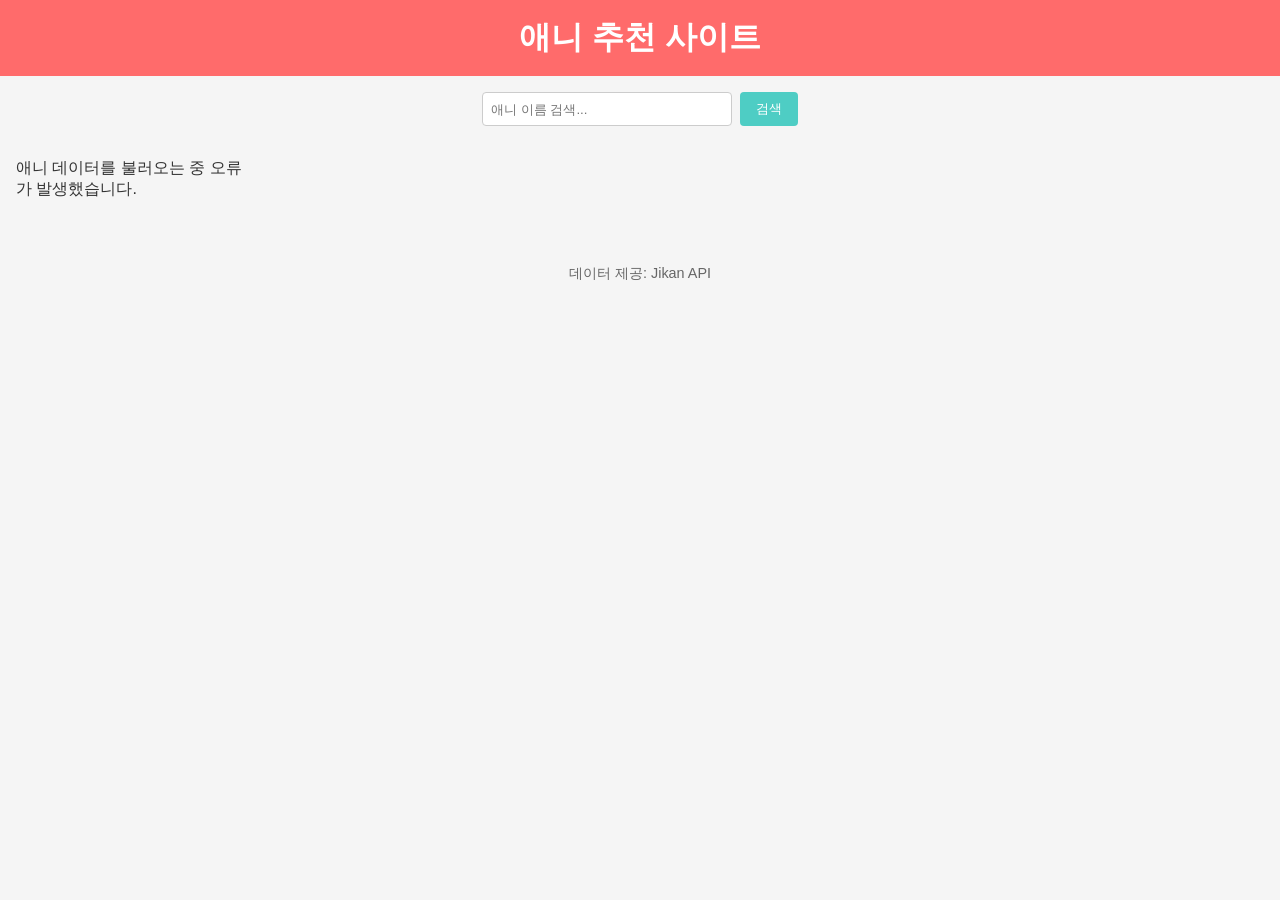
<file: animesite/index.html>
<!DOCTYPE html>
<html lang="ko">
<head>
    <meta charset="UTF-8">
    <meta name="viewport" content="width=device-width, initial-scale=1.0">
    <title>애니 추천 사이트</title>
    <link rel="stylesheet" href="style.css">
</head>
<body>
    <header>
        <h1>애니 추천 사이트</h1>
    </header>
    <main>
        <section class="search">
            <input type="text" id="searchInput" placeholder="애니 이름 검색...">
            <button id="searchBtn">검색</button>
        </section>
        <section class="recommendations" id="recommendations">
            <!-- 카드가 여기서 동적으로 생성됩니다 -->
        </section>
    </main>
    <footer>
        <p>데이터 제공: Jikan API</p>
    </footer>
    <script src="script.js"></script>
</body>
</html>
</file>
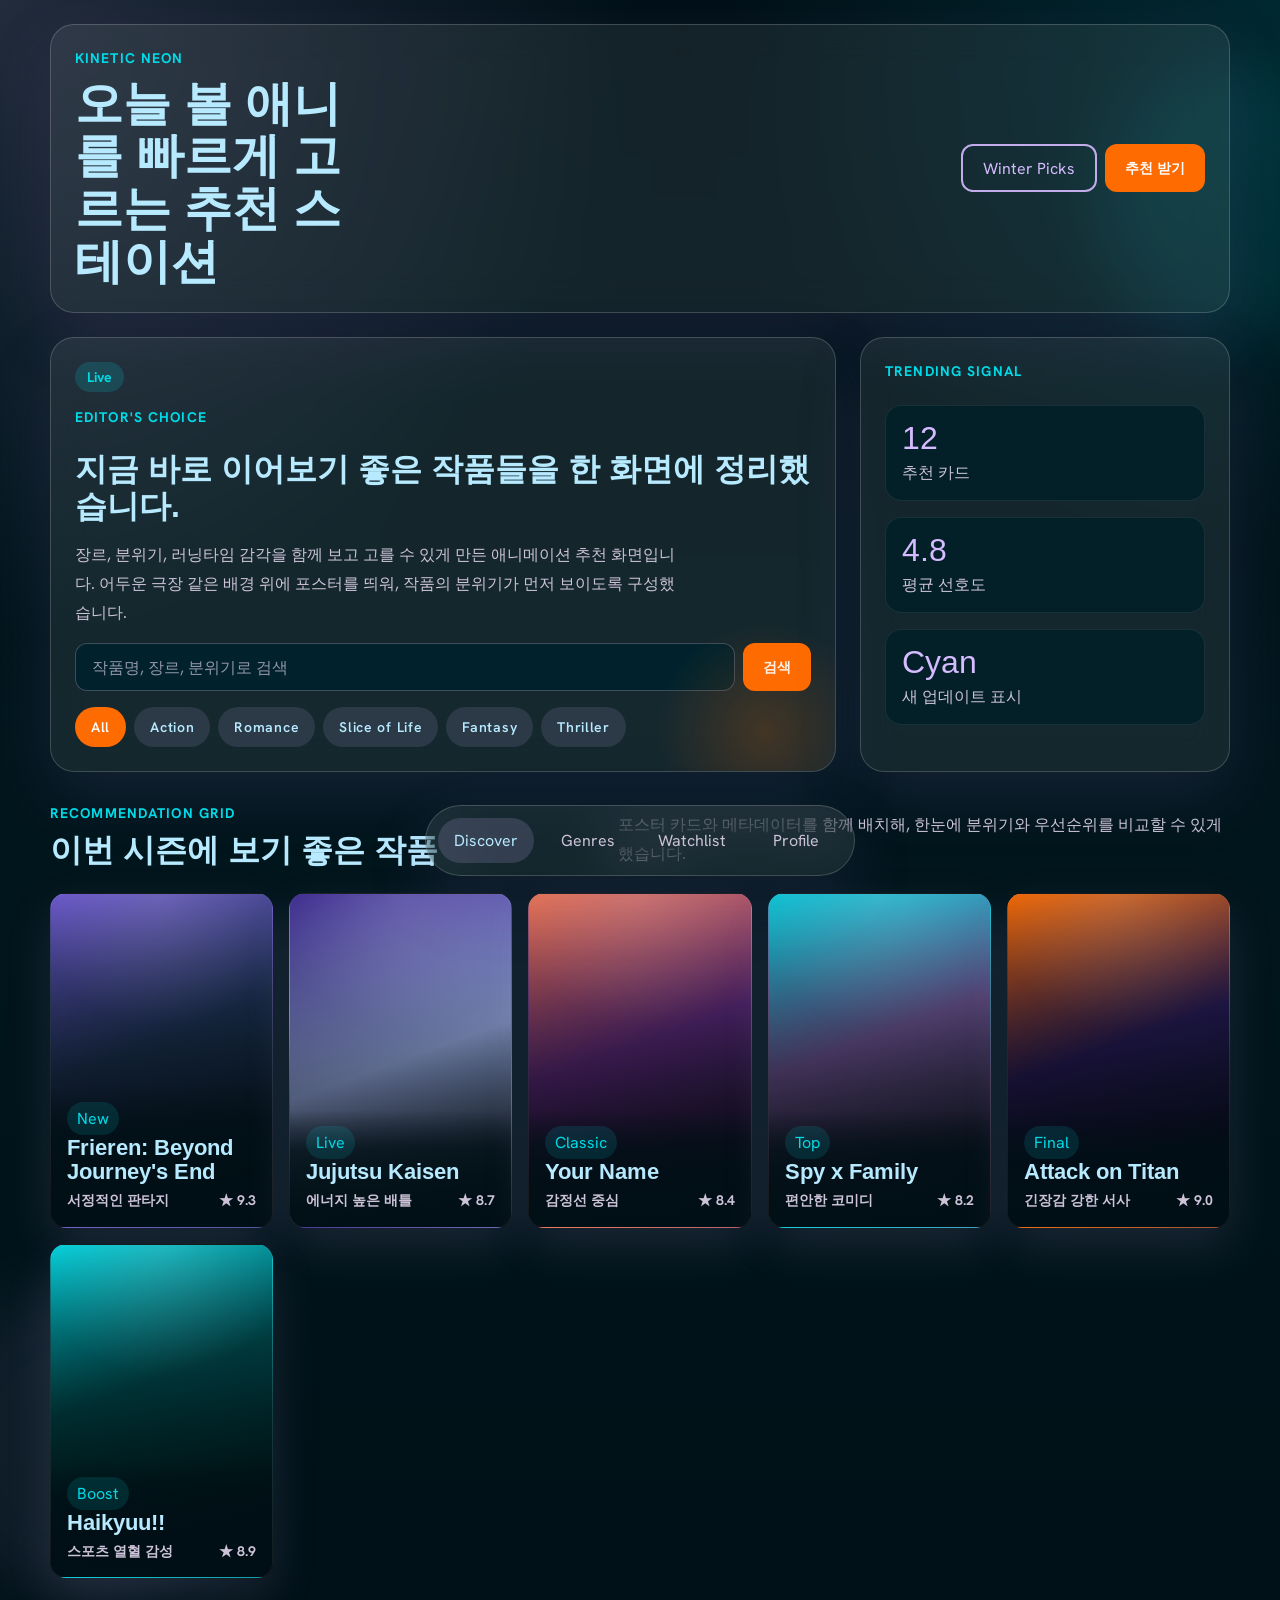
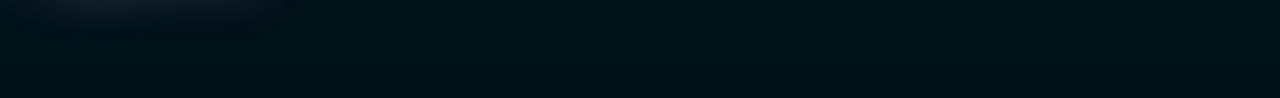
<file: design/index.html>
<!DOCTYPE html>
<html lang="ko">
<head>
  <meta charset="UTF-8">
  <meta name="viewport" content="width=device-width, initial-scale=1.0">
  <title>Anime Shift | 추천 웹사이트</title>
  <link rel="preconnect" href="https://fonts.googleapis.com">
  <link rel="preconnect" href="https://fonts.gstatic.com" crossorigin>
  <link href="https://fonts.googleapis.com/css2?family=Arimo:wght@400;700&family=Climate+Crisis&family=Hanken+Grotesk:wght@400;600;700&display=swap" rel="stylesheet">
  <link rel="stylesheet" href="style.css">
</head>
<body>
  <div class="page-shell">
    <div class="ambient ambient-a"></div>
    <div class="ambient ambient-b"></div>

    <header class="hero">
      <nav class="topbar glass">
        <div>
          <p class="eyebrow">KINETIC NEON</p>
          <h1>오늘 볼 애니를 빠르게 고르는 추천 스테이션</h1>
        </div>
        <div class="topbar-actions">
          <button class="button button-secondary" type="button" data-filter="winter">Winter Picks</button>
          <button class="button button-primary" type="button">추천 받기</button>
        </div>
      </nav>

      <section class="hero-grid">
        <article class="feature glass">
          <span class="badge badge-live">Live</span>
          <p class="eyebrow">EDITOR'S CHOICE</p>
          <h2>지금 바로 이어보기 좋은 작품들을 한 화면에 정리했습니다.</h2>
          <p class="lead">
            장르, 분위기, 러닝타임 감각을 함께 보고 고를 수 있게 만든 애니메이션 추천 화면입니다.
            어두운 극장 같은 배경 위에 포스터를 띄워, 작품의 분위기가 먼저 보이도록 구성했습니다.
          </p>
          <div class="search-row">
            <label class="sr-only" for="searchInput">애니 제목 검색</label>
            <input id="searchInput" type="text" placeholder="작품명, 장르, 분위기로 검색">
            <button id="searchBtn" class="button button-primary" type="button">검색</button>
          </div>
          <div class="chip-row" id="genreChips">
            <button class="chip is-active" type="button" data-genre="all">All</button>
            <button class="chip" type="button" data-genre="action">Action</button>
            <button class="chip" type="button" data-genre="romance">Romance</button>
            <button class="chip" type="button" data-genre="slice">Slice of Life</button>
            <button class="chip" type="button" data-genre="fantasy">Fantasy</button>
            <button class="chip" type="button" data-genre="thriller">Thriller</button>
          </div>
        </article>

        <aside class="stats glass">
          <p class="eyebrow">TRENDING SIGNAL</p>
          <div class="stat">
            <span class="stat-value">12</span>
            <span class="stat-label">추천 카드</span>
          </div>
          <div class="stat">
            <span class="stat-value">4.8</span>
            <span class="stat-label">평균 선호도</span>
          </div>
          <div class="stat">
            <span class="stat-value">Cyan</span>
            <span class="stat-label">새 업데이트 표시</span>
          </div>
        </aside>
      </section>
    </header>

    <main class="content">
      <section class="section-head">
        <div>
          <p class="eyebrow">RECOMMENDATION GRID</p>
          <h2>이번 시즌에 보기 좋은 작품</h2>
        </div>
        <p class="section-copy">포스터 카드와 메타데이터를 함께 배치해, 한눈에 분위기와 우선순위를 비교할 수 있게 했습니다.</p>
      </section>

      <section class="cards" id="recommendations" aria-live="polite"></section>
    </main>

    <nav class="bottom-nav glass">
      <button class="nav-item is-active" type="button">Discover</button>
      <button class="nav-item" type="button">Genres</button>
      <button class="nav-item" type="button">Watchlist</button>
      <button class="nav-item" type="button">Profile</button>
    </nav>
  </div>

  <script src="script.js"></script>
</body>
</html>
</file>
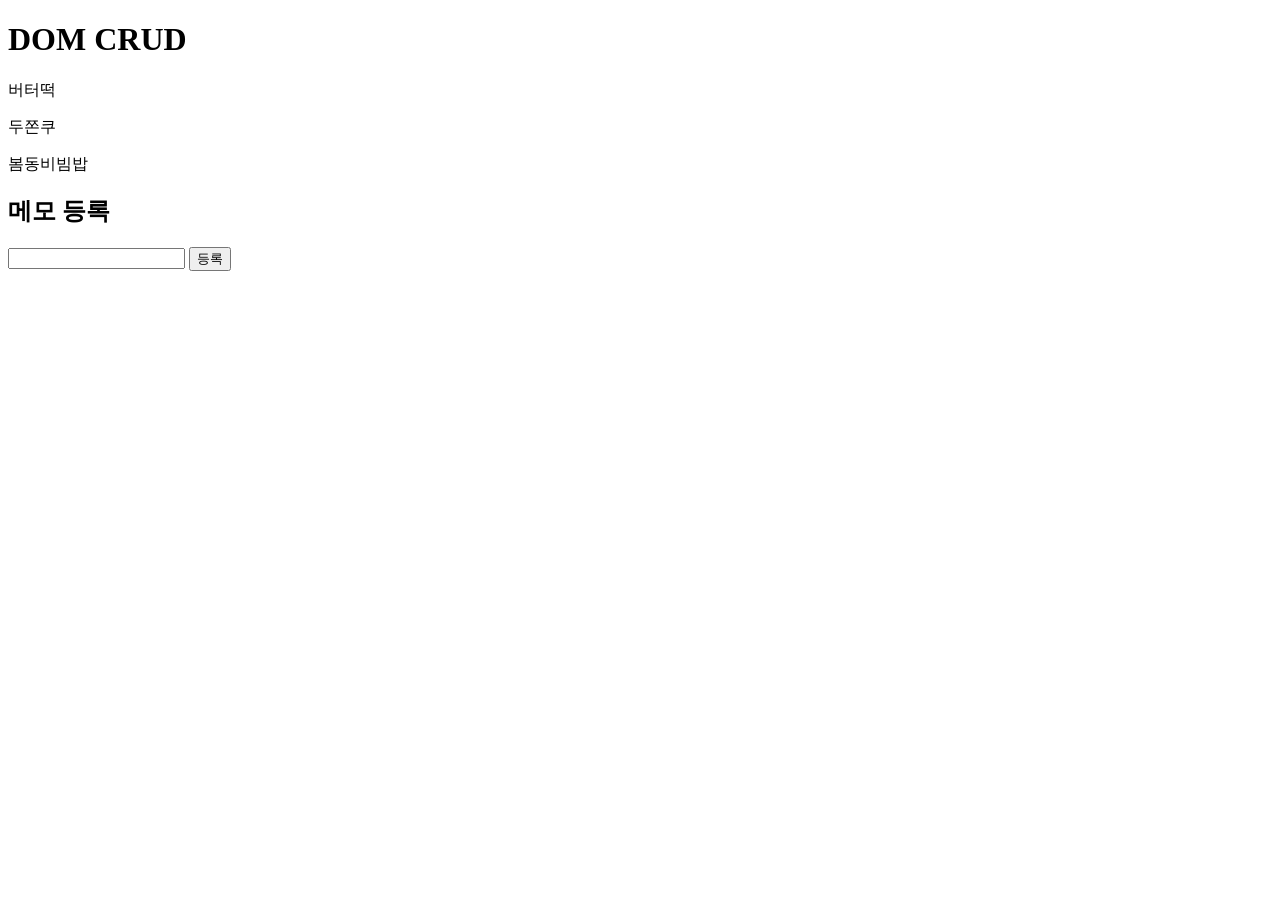
<file: 01_dom-crud.html>
<!doctype html>
<html lang="ko">
  <head>
    <meta charset="UTF-8" />
    <meta name="viewport" content="width=device-width, initial-scale=1.0" />
    <title>DOM CRUD</title>
    <script>
      // 외부 라이브러리나 dom과 관련 없을 시 사용, 의미적으로 head 메타태그 류로 넣고 싶을 때
    </script>
  </head>
  <body>
    <h1>DOM CRUD</h1>
    <!-- 읽는 것 -->
    <p class="dessert">버터떡</p>
    <p class="dessert" id="dzk">두쫀쿠</p>
    <div>
      <!-- 추가된 p 태그도 감지된다 -->
      <p>봄동비빔밥</p>
    </div>
    <div id="container">
      <h2>메모 등록</h2>
      <form id="form">
        <input id="text" />
        <button>등록</button>
      </form>
      <div id="list">
        <!-- 글 추가 -->
      </div>
    </div>

    <script>
      // 이쪽 body 끝에 script를 배치
      // 자바스크립트 -> DOM 제어 -> 화면이 다 로딩되기 전에 미리 자바스크립트가 로딩되기 시작하면 곤란...
      // 의도적으로 DOM 트리 로딩 후에 자바스크립트 호출
      // HTML 영역과 JS 영역을 분리하기 위함
      //   console.log("hello dom");
      const p1 = document.querySelector("p");
      // 선택자를 기반으로 해서 dom 트리 기준으로 가장 먼저 검색되는 태그를 return.
      console.log(p1);
      const p2 = document.querySelectorAll("p");
      //   console.log(p2);
      console.log(...p2);
      // 1개 -> # id
      const p3 = document.querySelector("#dzk");
      console.log(p3);
      // 여러개 그룹 -> . class
      const p4 = document.querySelectorAll(".dessert");
      console.log(...p4);
      // ----------
      const form = document.querySelector("#form");
      console.log(form);
      form.addEventListener("submit", (evt) => {
        evt.preventDefault(); // 기본 이벤트 금지/방지
        const list = document.querySelector("#list");
        console.log(list);
        const p = document.createElement("p");
        const text = document.querySelector("#text");
        // p.textContent = "무언가 추가 되었음";
        p.textContent = text.value;
        list.append(p);
      });
    </script>
  </body>
</html>
</file>
<file: animesite/style.css>
* {
    box-sizing: border-box;
    margin: 0;
    padding: 0;
}
body {
    font-family: Arial, sans-serif;
    background-color: #f5f5f5;
    color: #333;
}
header {
    background-color: #ff6b6b;
    color: white;
    text-align: center;
    padding: 1rem;
}
.search {
    display: flex;
    justify-content: center;
    gap: 0.5rem;
    padding: 1rem;
}
#searchInput {
    padding: 0.5rem;
    width: 250px;
    border: 1px solid #ccc;
    border-radius: 4px;
}
#searchBtn {
    padding: 0.5rem 1rem;
    background-color: #4ecdc4;
    color: white;
    border: none;
    border-radius: 4px;
    cursor: pointer;
}
#searchBtn:hover {
    background-color: #45b9aa;
}
.recommendations {
    display: grid;
    grid-template-columns: repeat(auto-fill, minmax(200px, 1fr));
    gap: 1rem;
    padding: 1rem;
}
.card {
    background: white;
    border-radius: 8px;
    box-shadow: 0 2px 5px rgba(0,0,0,0.1);
    overflow: hidden;
    transition: transform 0.2s;
}
.card:hover {
    transform: translateY(-5px);
}
.card img {
    width: 100%;
    height: 250px;
    object-fit: cover;
}
.card-content {
    padding: 1rem;
}
.card-title {
    font-size: 1.2rem;
    margin-bottom: 0.5rem;
}
.card-score {
    color: #ff9f1c;
    font-weight: bold;
}
footer {
    text-align: center;
    padding: 1rem;
    margin-top: 2rem;
    color: #666;
    font-size: 0.9rem;
}
</file>
<file: design/style.css>
@import url('https://fonts.googleapis.com/css2?family=Arimo:wght@400;700&family=Climate+Crisis&family=Hanken+Grotesk:wght@400;600;700&display=swap');

:root {
  --surface: #00161d;
  --surface-2: #001f28;
  --surface-3: #00232d;
  --surface-4: #003a49;
  --text: #b7eaff;
  --text-soft: #ccc3d8;
  --violet: #d5bbff;
  --violet-strong: #735a9d;
  --orange: #fe6b00;
  --cyan: #00dbe7;
  --stroke: rgba(255, 255, 255, 0.18);
  --glass: rgba(255, 255, 255, 0.08);
  --shadow: 0 24px 64px rgba(117, 90, 157, 0.18);
}

* { box-sizing: border-box; }
html { scroll-behavior: smooth; }
body {
  margin: 0;
  min-height: 100vh;
  font-family: 'Hanken Grotesk', system-ui, sans-serif;
  color: var(--text);
  background:
    radial-gradient(circle at top left, rgba(213, 187, 255, 0.16), transparent 30%),
    radial-gradient(circle at top right, rgba(0, 219, 231, 0.12), transparent 26%),
    linear-gradient(180deg, #001017 0%, #00161d 42%, #001017 100%);
}

button, input { font: inherit; }
button { cursor: pointer; }

.page-shell {
  position: relative;
  overflow: hidden;
  min-height: 100vh;
  padding: 24px 24px 120px;
}

.ambient {
  position: absolute;
  border-radius: 9999px;
  filter: blur(30px);
  opacity: 0.45;
  pointer-events: none;
}
.ambient-a {
  top: 64px;
  right: -96px;
  width: 280px;
  height: 280px;
  background: rgba(0, 219, 231, 0.18);
}
.ambient-b {
  bottom: 96px;
  left: -72px;
  width: 320px;
  height: 320px;
  background: rgba(213, 187, 255, 0.16);
}

.glass {
  background: var(--glass);
  border: 1px solid var(--stroke);
  backdrop-filter: blur(18px);
  box-shadow: var(--shadow);
}

.hero, .content {
  position: relative;
  z-index: 10;
  max-width: 1180px;
  margin: 0 auto;
}

.topbar {
  display: flex;
  justify-content: space-between;
  gap: 24px;
  align-items: center;
  padding: 24px;
  border-radius: 24px;
}

.eyebrow {
  margin: 0 0 8px;
  color: var(--cyan);
  font: 700 14px/1.4 'Hanken Grotesk', sans-serif;
  letter-spacing: 0.08em;
}

h1, h2, h3, .stat-value { font-family: 'Arimo', sans-serif; }
h1, h2, h3 { margin: 0; color: var(--text); }
h1 { font-size: clamp(32px, 4vw, 48px); line-height: 1.1; max-width: 11ch; }
h2 { font-size: clamp(24px, 3vw, 32px); line-height: 1.15; }

.topbar-actions, .search-row, .chip-row {
  display: flex;
  flex-wrap: wrap;
  gap: 8px;
}

.hero-grid {
  display: grid;
  grid-template-columns: minmax(0, 1.7fr) minmax(280px, 0.8fr);
  gap: 24px;
  margin-top: 24px;
}

.feature, .stats {
  border-radius: 24px;
  padding: 24px;
}

.feature {
  position: relative;
  overflow: hidden;
  display: grid;
  gap: 16px;
}

.feature::after {
  content: '';
  position: absolute;
  inset: auto -40px -70px auto;
  width: 220px;
  height: 220px;
  border-radius: 50%;
  background: radial-gradient(circle, rgba(253, 107, 0, 0.2), transparent 70%);
  pointer-events: none;
}

.lead, .section-copy {
  margin: 0;
  max-width: 68ch;
  color: var(--text-soft);
  line-height: 1.8;
}

.search-row input {
  flex: 1 1 280px;
  min-height: 48px;
  padding: 0 16px;
  color: var(--text);
  background: rgba(0, 35, 45, 0.92);
  border: 1px solid rgba(148, 141, 161, 0.4);
  border-radius: 12px;
  outline: none;
}
.search-row input::placeholder { color: rgba(204, 195, 216, 0.72); }
.search-row input:focus {
  border-color: rgba(213, 187, 255, 0.95);
  box-shadow: 0 0 0 4px rgba(213, 187, 255, 0.12);
}

.button {
  min-height: 48px;
  padding: 0 20px;
  border: 0;
  border-radius: 12px;
  transition: transform 0.18s ease, background 0.18s ease, border-color 0.18s ease;
}
.button:hover, .chip:hover, .nav-item:hover { transform: translateY(-1px); }
.button-primary {
  background: var(--orange);
  color: #fff;
  font: 700 14px/1 'Arimo', sans-serif;
}
.button-secondary {
  background: transparent;
  color: var(--violet);
  border: 2px solid rgba(213, 187, 255, 0.9);
}

.badge {
  display: inline-flex;
  align-items: center;
  width: fit-content;
  padding: 8px 12px;
  border-radius: 9999px;
  font: 700 14px/1 'Hanken Grotesk', sans-serif;
}
.badge-live {
  background: rgba(0, 219, 231, 0.16);
  color: var(--cyan);
  animation: pulse 1.8s ease-in-out infinite;
}

.stats {
  display: grid;
  gap: 16px;
  align-content: start;
}
.stat {
  padding: 16px;
  border-radius: 16px;
  background: rgba(0, 31, 40, 0.82);
  border: 1px solid rgba(255, 255, 255, 0.08);
}
.stat-value {
  display: block;
  font-size: 32px;
  line-height: 1;
  color: var(--violet);
}
.stat-label {
  display: block;
  margin-top: 8px;
  color: var(--text-soft);
}

.section-head {
  display: flex;
  justify-content: space-between;
  gap: 24px;
  align-items: end;
  margin: 32px 0 24px;
}

.chip {
  min-height: 40px;
  padding: 0 16px;
  border: 0;
  border-radius: 9999px;
  background: rgba(213, 187, 255, 0.12);
  color: var(--text);
  font: 600 14px/1 'Hanken Grotesk', sans-serif;
  letter-spacing: 0.05em;
}
.chip.is-active, .chip:active {
  background: var(--orange);
  color: #fff;
}

.cards {
  display: grid;
  grid-template-columns: repeat(auto-fit, minmax(220px, 1fr));
  gap: 16px;
}

.card {
  position: relative;
  overflow: hidden;
  border-radius: 16px;
  aspect-ratio: 2 / 3;
  background:
    linear-gradient(180deg, rgba(0, 0, 0, 0.06), rgba(0, 0, 0, 0.8)),
    var(--poster, linear-gradient(135deg, #003a49, #00161d));
  border: 1px solid rgba(255, 255, 255, 0.08);
  box-shadow: 0 18px 48px rgba(213, 187, 255, 0.12);
}

.card::before {
  content: '';
  position: absolute;
  inset: 0;
  background: radial-gradient(circle at top, rgba(255,255,255,0.12), transparent 38%);
}

.card-meta {
  position: absolute;
  inset: auto 0 0 0;
  padding: 16px;
  background: linear-gradient(180deg, transparent 0%, rgba(0, 16, 23, 0.72) 34%, rgba(0, 16, 23, 0.95) 100%);
}

.card-title {
  margin: 0 0 8px;
  font-size: 22px;
  line-height: 1.1;
}

.card-row {
  display: flex;
  justify-content: space-between;
  gap: 16px;
  align-items: center;
  color: var(--text-soft);
  font: 600 14px/1.4 'Hanken Grotesk', sans-serif;
}

.tag {
  display: inline-flex;
  align-items: center;
  padding: 6px 10px;
  border-radius: 9999px;
  background: rgba(0, 219, 231, 0.12);
  color: var(--cyan);
}

.bottom-nav {
  position: fixed;
  left: 50%;
  bottom: 24px;
  transform: translateX(-50%);
  z-index: 20;
  display: flex;
  gap: 8px;
  padding: 12px;
  border-radius: 9999px;
  backdrop-filter: blur(30px);
}

.nav-item {
  min-width: 92px;
  padding: 12px 16px;
  border: 0;
  border-radius: 9999px;
  background: transparent;
  color: var(--text-soft);
}
.nav-item.is-active {
  background: rgba(213, 187, 255, 0.16);
  color: var(--text);
}

.sr-only {
  position: absolute;
  width: 1px;
  height: 1px;
  padding: 0;
  margin: -1px;
  overflow: hidden;
  clip: rect(0, 0, 0, 0);
  border: 0;
}

@keyframes pulse {
  0%, 100% { box-shadow: 0 0 0 0 rgba(0, 219, 231, 0.25); }
  50% { box-shadow: 0 0 0 8px rgba(0, 219, 231, 0); }
}

@media (max-width: 960px) {
  .hero-grid, .section-head { grid-template-columns: 1fr; display: grid; }
  .topbar { flex-direction: column; align-items: flex-start; }
}

@media (max-width: 640px) {
  .page-shell { padding: 24px 24px 140px; }
  .feature, .stats, .topbar { padding: 20px; }
  .bottom-nav { width: calc(100% - 48px); justify-content: space-between; }
  .nav-item { min-width: 0; flex: 1 1 0; }
}
</file>
